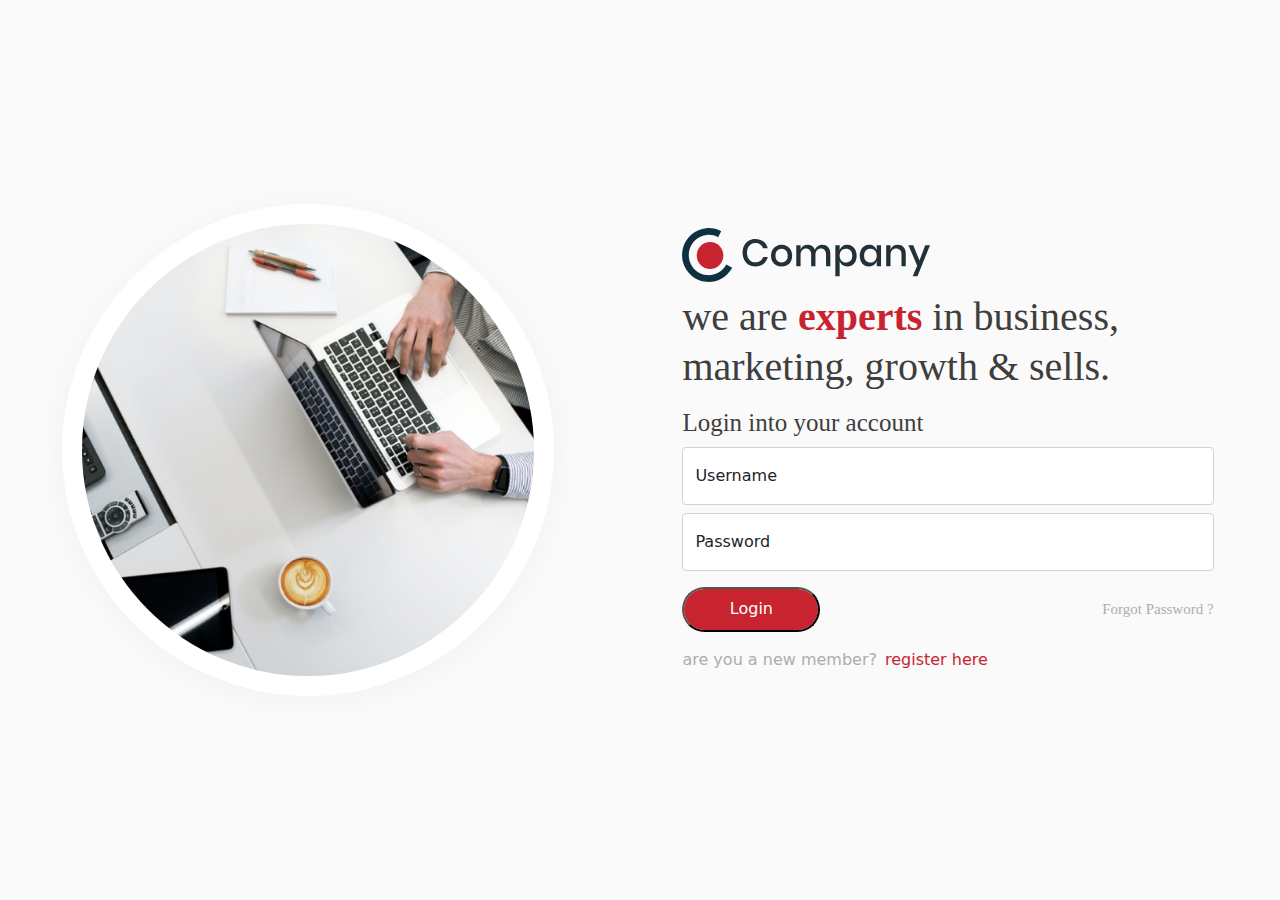
<file: index.html>
<!DOCTYPE html>
<html lang="en">
<head>
    <meta charset="UTF-8">
    <meta name="viewport" content="width=device-width, initial-scale=1.0">
    <link rel="stylesheet" href="css/bootstrap.min.css">
    <link rel="stylesheet" href="css/style.css">
    <title>Document</title>
</head>
<body>
    <div class="container-login d-flex wrap ">

        <div class="left d-flex  justify-content-center align-items-center" >
            <img src="images/hero-image.png" alt="Round Image" class="round-image">
        </div>


        <div class="right d-flex justify-content-center flex-grow-1">
            <div class="d-flex flex-column justify-content-center gap-2" style="width: 80%;">
                <img src="images/logo.svg" alt="company-logo" class="company-logo">

            <h1>we are <span class="highlight">experts </span>in business,<br> marketing, growth & sells.</h1>

            <span class="login-text">Login into your account</span>

            <form action="" class="login-form d-flex flex-column gap-3" onsubmit="return handleLogin(event)">
                <div class="d-flex flex-column gap-2">
                    <div class="form-floating custom-focus" >
                        <input type="text" class="form-control" id="floatingInput" placeholder="" >
                        <label for="floatingInput " style="background: none;">Username</label>
                      </div>
                    <div class="form-floating custom-focus " >
                        <input type="password" class="form-control" id="floatingInput" placeholder="Password" >
                        <label for="floatingInput " style="background: none;">Password</label>
                      </div>
                </div>

              <div class="d-flex justify-content-between align-items-center">
              
                <button type="submit" class="rounded-pill">Login</button>
                <a href=# class="forgot-password"> Forgot Password ? </a>

              </div>

              <div class=" d-flex align-items-center gap-2">
                <span style="color: #adadad;">are you a new member? </span> 
                <a href=# class="register-link">register here</a>
              </div>
              
            </form>
            </div>
        </div>
    </div>
    <script>
      function handleLogin(event) {
          event.preventDefault(); // Prevent the default form submission
          window.location.href = '/dashboard.html'; // Redirect to deshboard.html
      }
  </script>
</body>
</html>
</file>
<file: css/style.css>
* {
  margin: 0;
  padding: 0;
  box-sizing: border-box;
  background-color: #fafafa;
  /* border: 20px solid black; */
}

.container-login {
  height: 100vh;
  grid-template-columns: 45% 55%;
}

.round-image {
  width: 80%;
  border-radius: 50%;
  border: 20px solid #ffffff;
  box-shadow: 0px 4px 31px #0000000a;
}

.company-logo {
  width: 100%;
  max-width: 250px;
}

.logo {
  display: flex;
  height: 58px;
  width: 272px;
}

h1 {
  /* font-size: 40px; */
  font: normal normal 300 40px/47px Roboto;
  color: #3e3e3e;
}

.highlight {
  font: normal normal 900 40px/53px Roboto;
  color: #c8242f;
}

.login-text {
  font-size: 15px;
  color: #3e3e3e;
  font: normal normal normal 25px/33px Roboto;
}

.login-form button {
  width: 138px;
  height: 45px;
  background: #c8242f 0% 0% no-repeat padding-box;
  /* border-radius: 23px; */
  color: white;
  /* font-size: 17px; */
}

#input {
  width: 70%;
  padding: 10px;
  font-size: 14px;
  border: 1px solid #ccc;
  border-radius: 5px;
}

.forgot-password {
  font: normal normal normal 15px/20px Roboto;
  color: #adadad;
}

.register-link {
  color: #c8242f;
}

@media only screen and (max-width: 1161px) {
  .container-login {
    flex-direction: column;
  }

  .round-image {
    max-width: 360px;
  }
}

a {
  text-decoration: none;
}

.navbar {
  height: 80px;
  background-color: #ffffff;
  display: grid;
  grid-template-columns: 13% 87%;
}

.main {
  display: grid;
  height: 100vh;
  /* Full height of the viewport */
  grid-template-columns: 13% 87%;
  margin-top: 80px;
}

.logo-navbar {
  width: 142px;
  height: 30px;
  margin-left: 25px;
  background-color: #ffffff;
}

@media only screen and (max-width: 1161px) {
  .logo-navbar {
    display: none;
  }
}

.search-navbar {
  height: 16px;
  margin-left: 80px;
  background-color: #ffffff;
}

.search-navbar2 {
  height: 16px;
  margin-left: 30px;
  background-color: #ffffff;
}

.notification-navbar {
  width: 22px;
  height: 21px;
  margin-right: 25px;
  display: flex;
  align-self: center;
}

.profile {
  width: 44px;
  height: 44px;
  margin-right: 10px;
  display: flex;
  align-self: center;
}

.profile-navbar {
  width: 210px;
  display: flex;
}

.profile-name {
  margin-top: 10px;
  margin-right: 10px;
  display: flex;
  align-self: center;
}

.right-navbar {
  display: flex;
  justify-content: space-between;
  flex: 1;
}

.serchbar {
  display: flex;
  align-self: center;
}

.sidebar {
  background-color: #ffffff;
  position: fixed;
}

.side-options {
  display: flex;
  justify-content: center;
  height: 43px;
  border-radius: 5px;
  margin: 20px;
}

.menu-list {
  display: flex;
  flex-direction: column;
  justify-content: center;
}

.menu-logo {
  height: 20px;
  width: 20px;
  margin-left: 20px;
  margin-right: 20px;
  display: flex;
  align-self: center;
}

.menu-name {
  text-decoration: none;
  color: black;
  display: flex;
  align-self: center;
  background-color: transparent;
}

.sidebar {
  display: flex;
}

.active {
  background-color: #fff3f4;
}

@media (min-width: 1400px) {
  .container {
    max-width: 100%;
  }
}

.card {
  display: flex;
  flex-direction: row;
  align-items: center;
  justify-content: center;
  border: none;
  border-radius: 5px;
  margin-bottom: 10px;
  width: 200px;
}

.card-icon {
  height: 34px;
  width: 34px;
  display: flex;
  align-items: center;
}

.card-body {
  flex: 0 1 auto;
  background-color: #ffffff;
  height: 100%;
}

.card-name {
  width: auto;
  background-color: #ffffff;
}

.row {
  display: flex;
  justify-content: space-around;
  background-color: #fafafa;
  margin: 0px;
}

.graph {
  margin: 30px;
  border-radius: 5px;
}

.sale-head {
  font-size: 20px;
}

.pie-chart {
  height: 250px;
}

.chart {
  height: 100%;
}

.invoice {
  margin: 30px;
  border-radius: 5px;
  background-color: #ffffff;
}

.invoice-head {
  margin: 30px;
}

.invoice-btn {
  background: #ffffff;
  border: none;
  color: #c8242f;
  text-decoration: underline;
}

.invoice-table {
  padding-left: 34px;
  padding-right: 34px;
}

.form-innerpage {
  display: flex;
  flex-direction: column;
  gap: 20px;
  padding-left: 34px;
  padding-right: 34px;
}

.label-on {
  outline: none;
  position: absolute;
  margin-left: 23px;
  font-size: 10px;
  background: none;
}

.custom-focus .form-control:focus {
  border-color: #c8242f;
  /* Change the border color */
  box-shadow: 0 0 0 0.2rem rgba(255, 87, 51, 0.25);
  /* Change the shadow color */
  outline: none;
  /* Remove the default outline */
}

.dotted-focus .form-control:focus {
  border-color: #c8242f;
  /* Change the border color */
  border-style: dashed;
  box-shadow: 0 0 0 0.2rem rgba(255, 87, 51, 0.25);
  /* Change the shadow color */
  outline: v thin dotted;
  /* Remove the default outline */
}

.dotted-column3 .form-control {
  border-style: dashed;
}

.invlaid-feedback {
  display: none;
  width: 100%;
  margin-top: 0.25rem;
  font-size: 0.875em;
  color: #dc3545;
}

.valid-feedback {
  display: none;
  width: 100%;
  margin-top: 0.25rem;
  font-size: 0.875em;
  color: #adadad;
}

.custom-upload {
  border-radius: 18px;
}

.custom-check .form-check-input:checked {
  background-color: #c8242f;
  border-color: #c8242f;
  box-shadow: 0 0 0 0.2rem rgba(255, 87, 51, 0.25);
}

.icon-small {
  width: 25px;
  height: 25px;
  background: none;
}

.form-group,
.form-control .form-floating {
  background: none;
}

.btn-outline-danger {
  border-radius: 50%;
}

.nav-tabs {
  border-bottom: 1px solid #c8242f;
}

.nav-tabs .nav-link:hover,
.nav-tabs .nav-link.active {
  border-top: 2px solid #c8242f;
  /* Top border */
  border-left: 2px solid #c8242f;
  /* Left border */
  border-right: 2px solid #c8242f;
  /* Right border */
  border-bottom: none;
  box-shadow: 0 -4px 4px -4px #c8242f, /* Top shadow */ -4px 0 4px -4px #c8242f,
    /* Left shadow */ 4px 0 4px -4px #c8242f;
  /* Right shadow */
}

.tab-content .active {
  background-color: #ffffff;
}

.s-success {
    background-color: #EBFFEF;
  color: #3CDD5F;
  border-radius: 5px;
  padding: 5px;
}
.s-failed{
    background-color: #FFF5F5;
    color: #FF4545;
    border-radius: 5px;
    padding: 5px;
}
.s-pending{
    background-color: #F8F8F8;
    color: #BABABA;
    border-radius: 5px;
    padding: 5px;
}
@media only  screen and (max-width :695px) {
  .row2{
    flex-direction: column;
  }
  
}

@media only screen and (max-width: 915px) {
  .main {
    display: flex;
    flex-direction: column;
  }

  .menu-list {
    display: flex;
    flex-grow: 1;
    flex-direction: column;
  }

  .side-options {
    width: 100%;
  }

  .profile-name {
    display: none;
  }
}
</file>
